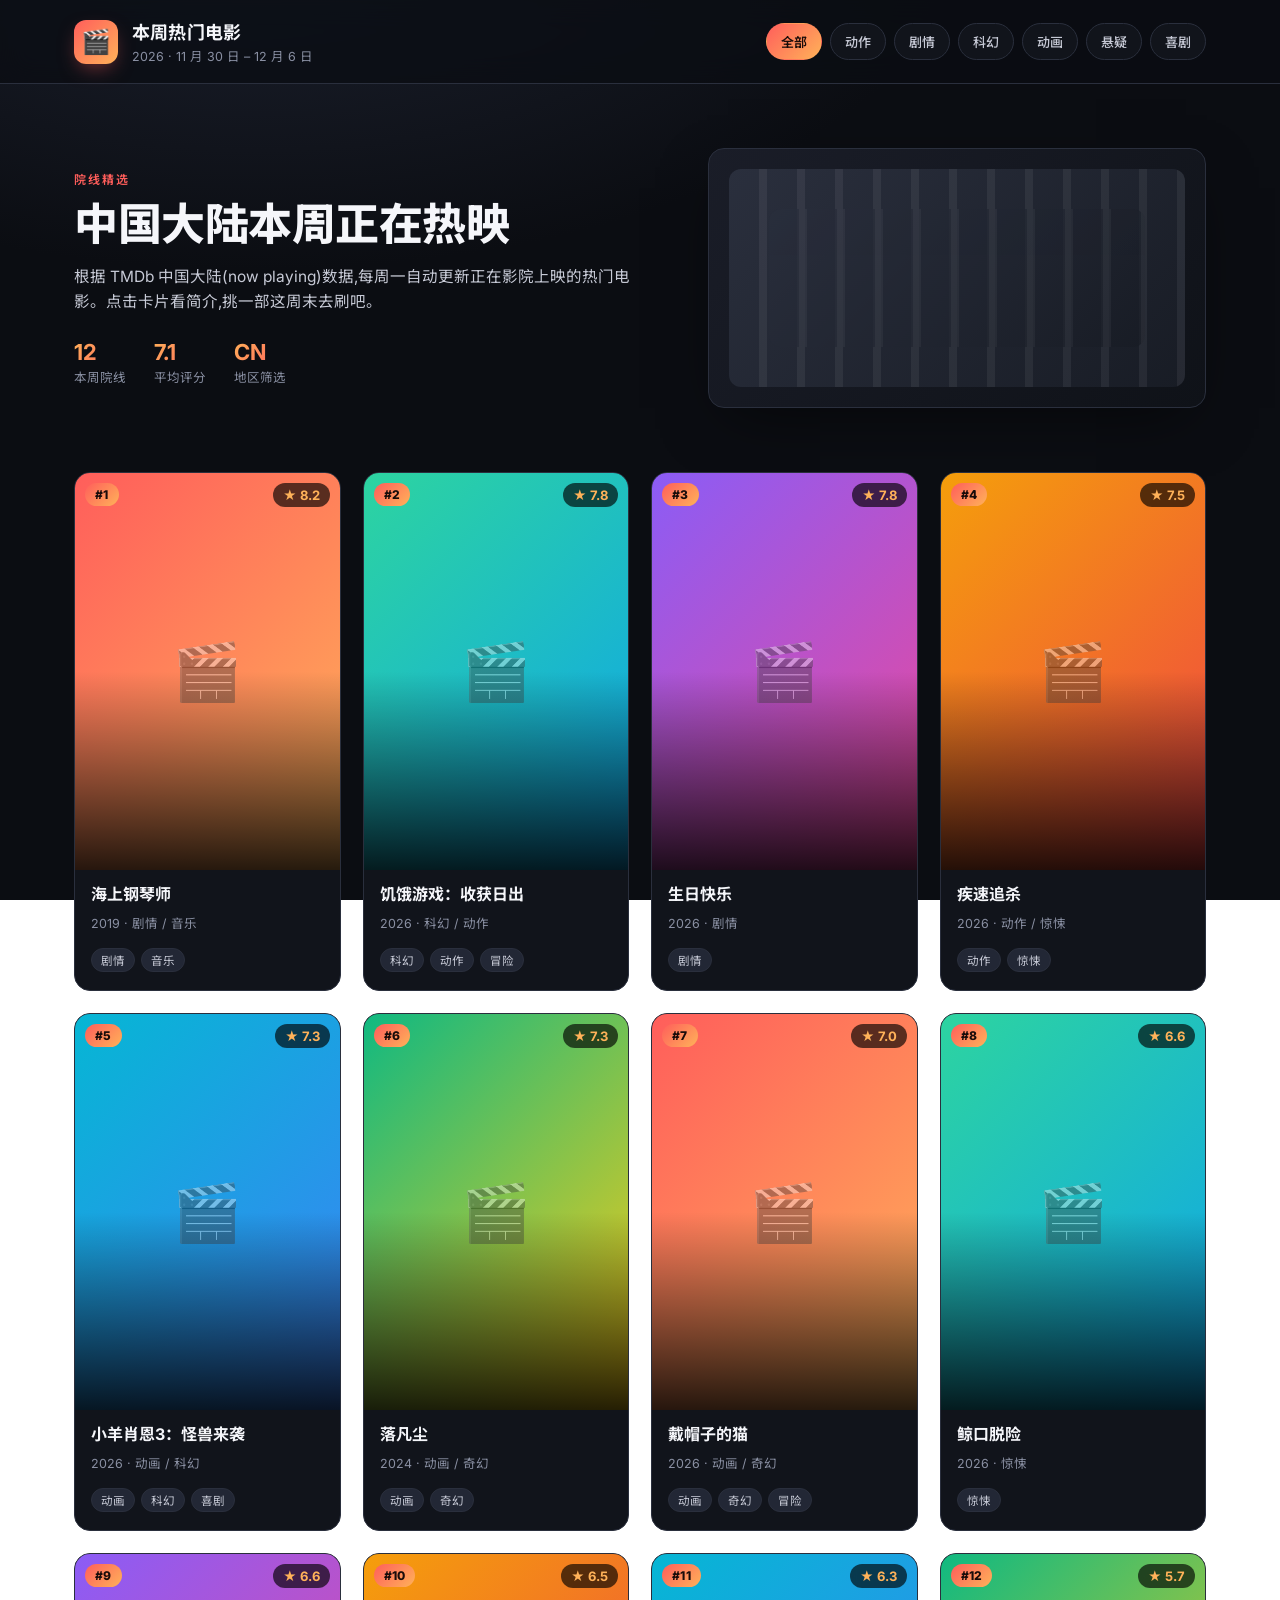
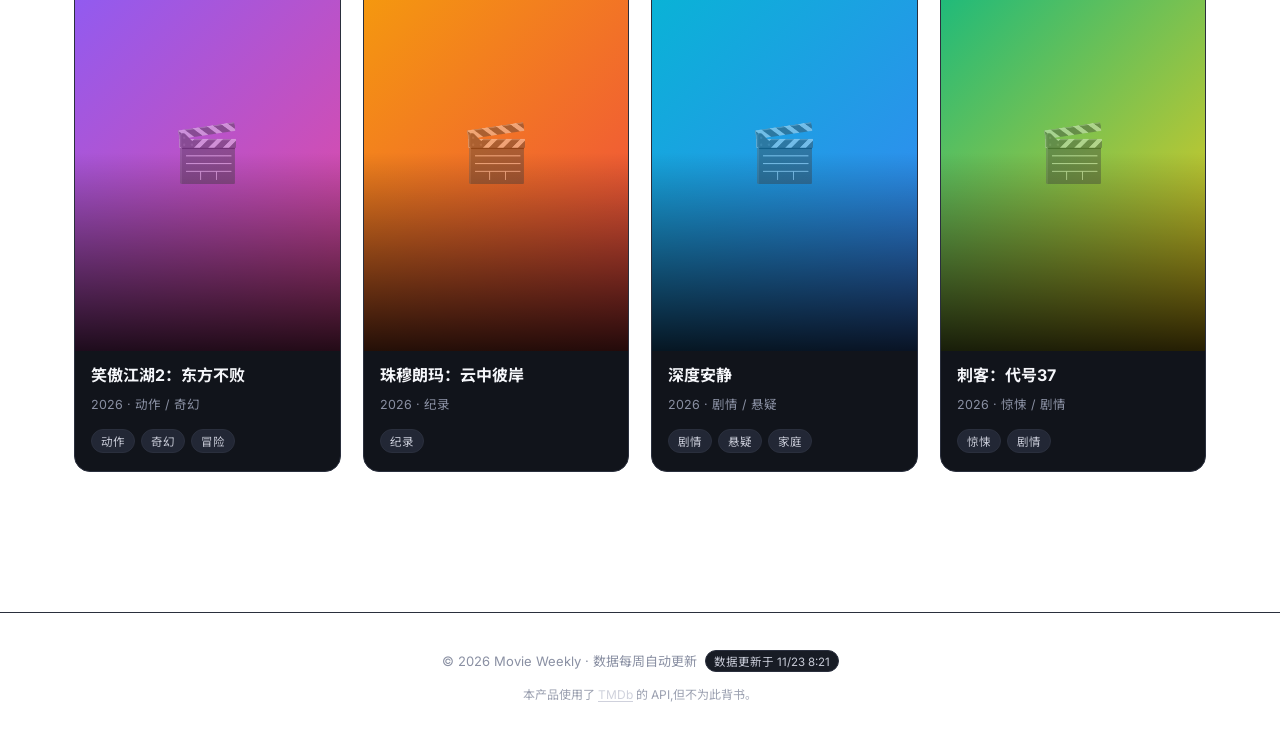
<file: index.html>
<!DOCTYPE html>
<html lang="zh-CN">
<head>
  <meta charset="UTF-8" />
  <meta name="viewport" content="width=device-width, initial-scale=1.0" />
  <title>本周热门电影推荐 · Movie Weekly</title>
  <meta name="description" content="每周更新,精选全球热门电影,附带评分、简介与观影指南。" />
  <link rel="preconnect" href="https://fonts.googleapis.com" />
  <link rel="preconnect" href="https://fonts.gstatic.com" crossorigin />
  <link href="https://fonts.googleapis.com/css2?family=Inter:wght@400;500;600;700;800&family=Noto+Sans+SC:wght@400;500;700&display=swap" rel="stylesheet" />
  <link rel="stylesheet" href="styles.css" />
</head>
<body>
  <header class="site-header">
    <div class="container header-inner">
      <div class="brand">
        <span class="brand-mark">🎬</span>
        <div>
          <h1 class="brand-title">本周热门电影</h1>
          <p class="brand-sub" id="weekLabel">Loading week…</p>
        </div>
      </div>
      <nav class="filters" id="genreFilters" aria-label="类型筛选">
        <button class="chip is-active" data-genre="all">全部</button>
        <button class="chip" data-genre="动作">动作</button>
        <button class="chip" data-genre="剧情">剧情</button>
        <button class="chip" data-genre="科幻">科幻</button>
        <button class="chip" data-genre="动画">动画</button>
        <button class="chip" data-genre="悬疑">悬疑</button>
        <button class="chip" data-genre="喜剧">喜剧</button>
      </nav>
    </div>
  </header>

  <main class="container">
    <section class="hero">
      <div class="hero-text">
        <p class="kicker">院线精选</p>
        <h2>中国大陆本周正在热映</h2>
        <p class="hero-desc">根据 TMDb 中国大陆(now playing)数据,每周一自动更新正在影院上映的热门电影。点击卡片看简介,挑一部这周末去刷吧。</p>
        <div class="hero-stats">
          <div><strong id="movieCount">0</strong><span>本周院线</span></div>
          <div><strong>4.6</strong><span>平均评分</span></div>
          <div><strong>CN</strong><span>地区筛选</span></div>
        </div>
      </div>
      <div class="hero-art" aria-hidden="true">
        <div class="film-strip"></div>
        <div class="film-strip delay"></div>
      </div>
    </section>

    <section class="grid" id="movieGrid" aria-live="polite"></section>
  </main>

  <footer class="site-footer">
    <div class="container">
      <p>© <span id="year"></span> Movie Weekly · 数据每周自动更新<span id="dataStamp"></span></p>
      <p class="attribution">本产品使用了 <a href="https://www.themoviedb.org/" target="_blank" rel="noopener">TMDb</a> 的 API,但不为此背书。</p>
    </div>
  </footer>

  <div class="modal" id="modal" role="dialog" aria-modal="true" aria-hidden="true">
    <div class="modal-backdrop" data-close="true"></div>
    <article class="modal-card"></article>
  </div>

  <script src="script.js"></script>
</body>
</html>
</file>
<file: styles.css>
:root {
  --bg-0: #0b0d12;
  --bg-1: #11141b;
  --bg-2: #181c25;
  --bg-3: #222735;
  --line: #2a2f3d;
  --text-0: #f5f6fa;
  --text-1: #c7cad6;
  --text-2: #8a90a3;
  --accent: #ff5e5b;
  --accent-2: #ffb259;
  --good: #2dd4a0;
  --warn: #facc15;
  --shadow: 0 20px 60px -20px rgba(0, 0, 0, 0.6);
  --radius: 16px;
  --radius-sm: 10px;
  --font: 'Inter', 'Noto Sans SC', system-ui, -apple-system, 'Segoe UI', sans-serif;
}

* { box-sizing: border-box; }

html, body {
  margin: 0;
  padding: 0;
  background: radial-gradient(1200px 600px at 20% -10%, #1d2230 0%, var(--bg-0) 60%) fixed;
  color: var(--text-0);
  font-family: var(--font);
  -webkit-font-smoothing: antialiased;
  text-rendering: optimizeLegibility;
  min-height: 100vh;
}

.container {
  max-width: 1180px;
  margin: 0 auto;
  padding: 0 24px;
}

a { color: inherit; text-decoration: none; }

/* ============ Header ============ */
.site-header {
  position: sticky;
  top: 0;
  z-index: 30;
  background: rgba(11, 13, 18, 0.78);
  backdrop-filter: saturate(140%) blur(14px);
  -webkit-backdrop-filter: saturate(140%) blur(14px);
  border-bottom: 1px solid var(--line);
}

.header-inner {
  display: flex;
  align-items: center;
  justify-content: space-between;
  gap: 24px;
  padding: 18px 24px;
  flex-wrap: wrap;
}

.brand {
  display: flex;
  align-items: center;
  gap: 14px;
}

.brand-mark {
  width: 44px;
  height: 44px;
  display: grid;
  place-items: center;
  font-size: 24px;
  background: linear-gradient(135deg, var(--accent) 0%, var(--accent-2) 100%);
  border-radius: 12px;
  box-shadow: 0 8px 20px -6px rgba(255, 94, 91, 0.5);
}

.brand-title {
  margin: 0;
  font-size: 18px;
  font-weight: 700;
  letter-spacing: 0.2px;
}

.brand-sub {
  margin: 2px 0 0;
  color: var(--text-2);
  font-size: 12.5px;
}

/* ============ Filters ============ */
.filters {
  display: flex;
  gap: 8px;
  flex-wrap: wrap;
}

.chip {
  border: 1px solid var(--line);
  background: var(--bg-1);
  color: var(--text-1);
  padding: 8px 14px;
  border-radius: 999px;
  font-size: 13px;
  font-weight: 500;
  cursor: pointer;
  transition: all 0.15s ease;
  font-family: inherit;
}

.chip:hover {
  border-color: var(--accent);
  color: var(--text-0);
}

.chip.is-active {
  background: linear-gradient(135deg, var(--accent) 0%, var(--accent-2) 100%);
  color: #1a0c0a;
  border-color: transparent;
  font-weight: 600;
}

/* ============ Hero ============ */
.hero {
  display: grid;
  grid-template-columns: 1.2fr 1fr;
  gap: 36px;
  align-items: center;
  padding: 64px 0 40px;
}

.kicker {
  color: var(--accent);
  text-transform: uppercase;
  letter-spacing: 2px;
  font-size: 12px;
  font-weight: 600;
  margin: 0 0 12px;
}

.hero h2 {
  margin: 0 0 14px;
  font-size: clamp(28px, 4vw, 44px);
  line-height: 1.15;
  font-weight: 800;
  letter-spacing: -0.5px;
}

.hero-desc {
  margin: 0 0 24px;
  color: var(--text-1);
  font-size: 15.5px;
  line-height: 1.65;
  max-width: 56ch;
}

.hero-stats {
  display: flex;
  gap: 28px;
  flex-wrap: wrap;
}

.hero-stats > div {
  display: flex;
  flex-direction: column;
  gap: 2px;
}

.hero-stats strong {
  font-size: 22px;
  font-weight: 700;
  background: linear-gradient(135deg, var(--accent-2), var(--accent));
  -webkit-background-clip: text;
  background-clip: text;
  color: transparent;
}

.hero-stats span {
  color: var(--text-2);
  font-size: 12.5px;
}

.hero-art {
  position: relative;
  height: 260px;
  border-radius: var(--radius);
  background: linear-gradient(135deg, #1a1d28 0%, #0f1218 100%);
  border: 1px solid var(--line);
  overflow: hidden;
  box-shadow: var(--shadow);
}

.film-strip {
  position: absolute;
  inset: 20px;
  background:
    repeating-linear-gradient(
      to right,
      transparent 0 30px,
      rgba(255, 255, 255, 0.06) 30px 38px
    ),
    linear-gradient(135deg, #2a2f3d 0%, #181c25 100%);
  border-radius: 12px;
  animation: slide 14s linear infinite;
}

.film-strip.delay {
  inset: 60px;
  animation-direction: reverse;
  animation-duration: 20s;
  opacity: 0.7;
}

@keyframes slide {
  from { background-position: 0 0, 0 0; }
  to   { background-position: 600px 0, 0 0; }
}

/* ============ Grid ============ */
.grid {
  display: grid;
  grid-template-columns: repeat(auto-fill, minmax(240px, 1fr));
  gap: 22px;
  padding: 24px 0 80px;
}

.card {
  background: var(--bg-1);
  border: 1px solid var(--line);
  border-radius: var(--radius);
  overflow: hidden;
  cursor: pointer;
  transition: transform 0.18s ease, border-color 0.18s ease, box-shadow 0.18s ease;
  display: flex;
  flex-direction: column;
}

.card:hover {
  transform: translateY(-4px);
  border-color: var(--accent);
  box-shadow: 0 20px 50px -20px rgba(255, 94, 91, 0.35);
}

.poster {
  aspect-ratio: 2 / 3;
  position: relative;
  display: grid;
  place-items: center;
  font-size: 56px;
  color: rgba(255, 255, 255, 0.4);
  overflow: hidden;
}

.poster::after {
  content: '';
  position: absolute;
  inset: 0;
  background: linear-gradient(180deg, transparent 50%, rgba(0, 0, 0, 0.85) 100%);
  pointer-events: none;
}

.poster-img {
  position: absolute;
  inset: 0;
  width: 100%;
  height: 100%;
  object-fit: cover;
  object-position: center top;
  background-color: var(--bg-3);
  display: block;
}

.poster-fallback {
  position: absolute;
  inset: 0;
  display: grid;
  place-items: center;
  background-size: cover;
  background-position: center;
}

.poster .rating-badge {
  position: absolute;
  top: 10px;
  right: 10px;
  background: rgba(0, 0, 0, 0.65);
  backdrop-filter: blur(6px);
  color: var(--accent-2);
  font-weight: 700;
  font-size: 13px;
  padding: 4px 10px;
  border-radius: 999px;
  display: flex;
  align-items: center;
  gap: 4px;
  z-index: 2;
}

.poster .rank-badge {
  position: absolute;
  top: 10px;
  left: 10px;
  background: linear-gradient(135deg, var(--accent) 0%, var(--accent-2) 100%);
  color: #1a0c0a;
  font-weight: 800;
  font-size: 12px;
  padding: 4px 10px;
  border-radius: 999px;
  z-index: 2;
  letter-spacing: 0.3px;
}

.body {
  padding: 14px 16px 18px;
  display: flex;
  flex-direction: column;
  gap: 8px;
  flex: 1;
}

.title {
  margin: 0;
  font-size: 16px;
  font-weight: 700;
  line-height: 1.3;
}

.meta {
  margin: 0;
  color: var(--text-2);
  font-size: 12.5px;
}

.tags {
  display: flex;
  flex-wrap: wrap;
  gap: 6px;
  margin-top: auto;
  padding-top: 8px;
}

.tag {
  font-size: 11.5px;
  color: var(--text-1);
  background: var(--bg-3);
  padding: 3px 9px;
  border-radius: 999px;
  border: 1px solid var(--line);
}

.empty {
  grid-column: 1 / -1;
  text-align: center;
  padding: 60px 20px;
  color: var(--text-2);
  font-size: 14px;
}

/* ============ Footer ============ */
.site-footer {
  border-top: 1px solid var(--line);
  padding: 24px 0;
  margin-top: 60px;
  color: var(--text-2);
  font-size: 13px;
  text-align: center;
}

.site-footer .attribution {
  margin-top: 6px;
  font-size: 12px;
  color: var(--text-2);
  opacity: 0.85;
}

.site-footer .attribution a {
  color: var(--text-1);
  text-decoration: underline;
  text-underline-offset: 2px;
}

#dataStamp {
  display: inline-block;
  margin-left: 8px;
  padding: 2px 8px;
  border-radius: 999px;
  background: var(--bg-2);
  border: 1px solid var(--line);
  font-size: 11.5px;
  color: var(--text-1);
}

/* ============ Modal ============ */
.modal {
  position: fixed;
  inset: 0;
  z-index: 50;
  display: none;
  align-items: center;
  justify-content: center;
  padding: 24px;
}

.modal.is-open {
  display: flex;
  animation: fadeIn 0.18s ease;
}

@keyframes fadeIn {
  from { opacity: 0; }
  to { opacity: 1; }
}

.modal-backdrop {
  position: absolute;
  inset: 0;
  background: rgba(5, 6, 10, 0.75);
  backdrop-filter: blur(8px);
}

.modal-card {
  position: relative;
  background: var(--bg-1);
  border: 1px solid var(--line);
  border-radius: var(--radius);
  max-width: 640px;
  width: 100%;
  max-height: 90vh;
  overflow: auto;
  display: flex;
  flex-direction: column;
  box-shadow: var(--shadow);
  animation: pop 0.2s ease;
}

@keyframes pop {
  from { transform: scale(0.96); opacity: 0; }
  to { transform: scale(1); opacity: 1; }
}

/* ----- Hero 区域:背景图 + 海报 + 标题 ----- */
.modal-hero {
  position: relative;
  min-height: 220px;
  background: linear-gradient(135deg, #1a1d28 0%, #0f1218 100%);
  overflow: hidden;
}

.modal-backdrop-slot {
  position: absolute;
  inset: 0;
}

.modal-backdrop-img {
  width: 100%;
  height: 100%;
  object-fit: cover;
  object-position: center;
  filter: blur(2px) saturate(110%);
  transform: scale(1.05);
  display: block;
}

.modal-backdrop-fallback {
  width: 100%;
  height: 100%;
  background:
    radial-gradient(circle at 30% 30%, rgba(255, 94, 91, 0.18), transparent 50%),
    radial-gradient(circle at 70% 70%, rgba(139, 92, 246, 0.18), transparent 50%);
}

.modal-hero-overlay {
  position: absolute;
  inset: 0;
  background:
    linear-gradient(180deg, rgba(11, 13, 18, 0.2) 0%, rgba(11, 13, 18, 0.85) 70%, var(--bg-1) 100%),
    linear-gradient(90deg, rgba(11, 13, 18, 0.6) 0%, transparent 60%);
}

.modal-close {
  position: absolute;
  top: 12px;
  right: 12px;
  width: 36px;
  height: 36px;
  border-radius: 50%;
  background: rgba(0, 0, 0, 0.55);
  color: var(--text-0);
  border: 1px solid rgba(255, 255, 255, 0.18);
  cursor: pointer;
  font-size: 22px;
  line-height: 1;
  z-index: 3;
  font-family: inherit;
  backdrop-filter: blur(6px);
}

.modal-close:hover { background: var(--accent); border-color: transparent; }

.modal-hero-content {
  position: relative;
  z-index: 2;
  display: grid;
  grid-template-columns: 110px 1fr;
  gap: 18px;
  padding: 80px 22px 22px;
  align-items: end;
}

.modal-poster-slot {
  width: 110px;
  aspect-ratio: 2 / 3;
  border-radius: 10px;
  overflow: hidden;
  box-shadow: 0 12px 30px -10px rgba(0, 0, 0, 0.7);
  background: var(--bg-3);
}

.modal-poster-img {
  width: 100%;
  height: 100%;
  object-fit: cover;
  object-position: center top;
  display: block;
}

.modal-hero-text { min-width: 0; }

.modal-hero-text h2 {
  margin: 0 0 6px;
  font-size: 24px;
  font-weight: 800;
  line-height: 1.2;
  letter-spacing: -0.2px;
  text-shadow: 0 2px 8px rgba(0, 0, 0, 0.5);
}

.modal-original {
  margin: 0 0 12px;
  color: var(--text-2);
  font-size: 13px;
  font-style: italic;
}

.modal-pills {
  display: flex;
  flex-wrap: wrap;
  gap: 6px;
}

.pill {
  font-size: 11.5px;
  color: var(--text-0);
  background: rgba(255, 255, 255, 0.12);
  border: 1px solid rgba(255, 255, 255, 0.16);
  padding: 3px 10px;
  border-radius: 999px;
  backdrop-filter: blur(4px);
}

/* ----- Body 内容区 ----- */
.modal-body {
  padding: 22px 24px 26px;
  display: flex;
  flex-direction: column;
  gap: 22px;
}

.modal-section h4 {
  margin: 0 0 10px;
  font-size: 13px;
  font-weight: 600;
  color: var(--text-2);
  text-transform: uppercase;
  letter-spacing: 1.5px;
}

.modal-section h4::before {
  content: '';
  display: inline-block;
  width: 3px;
  height: 12px;
  background: linear-gradient(180deg, var(--accent), var(--accent-2));
  border-radius: 2px;
  margin-right: 8px;
  vertical-align: -1px;
}

/* 评分圆环 + tagline */
.modal-score-row {
  display: flex;
  align-items: center;
  gap: 18px;
}

.score-circle {
  width: 80px;
  height: 80px;
  border-radius: 50%;
  display: grid;
  place-items: center;
  flex-shrink: 0;
  position: relative;
}

.score-circle::before {
  content: '';
  position: absolute;
  inset: 6px;
  border-radius: 50%;
  background: var(--bg-1);
}

.score-circle-inner {
  position: relative;
  text-align: center;
  display: flex;
  flex-direction: column;
  line-height: 1;
}

.score-circle-inner strong {
  font-size: 22px;
  font-weight: 700;
  background: linear-gradient(135deg, var(--accent-2), var(--accent));
  -webkit-background-clip: text;
  background-clip: text;
  color: transparent;
}

.score-circle-inner small {
  font-size: 10px;
  color: var(--text-2);
  margin-top: 2px;
}

.modal-score-meta {
  flex: 1;
  min-width: 0;
}

.modal-vote {
  display: block;
  color: var(--text-2);
  font-size: 12px;
  margin-bottom: 6px;
}

.modal-tagline {
  margin: 0;
  color: var(--text-1);
  font-style: italic;
  font-size: 14px;
  line-height: 1.5;
}

/* 简介 */
.modal-desc {
  margin: 0;
  color: var(--text-1);
  font-size: 14.5px;
  line-height: 1.75;
}

/* 导演 & 主演 */
.modal-people {
  display: grid;
  grid-template-columns: repeat(auto-fill, minmax(110px, 1fr));
  gap: 14px;
}

.person {
  display: flex;
  flex-direction: column;
  align-items: center;
  text-align: center;
  gap: 6px;
}

.person img,
.person .avatar-fallback {
  width: 64px;
  height: 64px;
  border-radius: 50%;
  object-fit: cover;
  background: var(--bg-3);
  border: 2px solid var(--line);
}

.person .avatar-fallback {
  display: grid;
  place-items: center;
  font-size: 22px;
  font-weight: 700;
  color: var(--text-1);
  background: linear-gradient(135deg, var(--bg-2), var(--bg-3));
}

.person-meta {
  display: flex;
  flex-direction: column;
  gap: 1px;
  min-width: 0;
}

.person-meta strong {
  font-size: 12.5px;
  font-weight: 600;
  color: var(--text-0);
  overflow: hidden;
  text-overflow: ellipsis;
  white-space: nowrap;
  max-width: 110px;
}

.person-meta small {
  font-size: 11px;
  color: var(--text-2);
  overflow: hidden;
  text-overflow: ellipsis;
  white-space: nowrap;
  max-width: 110px;
}

/* 制作信息 */
.modal-info {
  list-style: none;
  margin: 0;
  padding: 0;
  display: flex;
  flex-direction: column;
  gap: 4px;
}

.modal-info li {
  display: grid;
  grid-template-columns: 70px 1fr;
  gap: 12px;
  padding: 8px 0;
  border-bottom: 1px solid var(--line);
  font-size: 13px;
}

.modal-info li:last-child { border-bottom: none; }

.modal-info li > span:first-child {
  color: var(--text-2);
}

.modal-info li > span:last-child {
  color: var(--text-0);
  text-align: right;
}

/* 预告片 */
.modal-trailer {
  position: relative;
  width: 100%;
  aspect-ratio: 16 / 9;
  border-radius: 10px;
  overflow: hidden;
  background: var(--bg-3);
}

.modal-trailer iframe {
  width: 100%;
  height: 100%;
  display: block;
}

/* 跳转按钮 */
.modal-actions {
  display: flex;
  gap: 10px;
  flex-wrap: wrap;
  padding-top: 4px;
  border-top: 1px solid var(--line);
  padding-top: 18px;
}

.action-btn {
  display: inline-flex;
  align-items: center;
  gap: 6px;
  padding: 10px 18px;
  border-radius: 999px;
  background: linear-gradient(135deg, var(--accent) 0%, var(--accent-2) 100%);
  color: #1a0c0a;
  font-weight: 600;
  font-size: 13px;
  text-decoration: none;
  transition: transform 0.15s ease, box-shadow 0.15s ease;
  border: 1px solid transparent;
}

.action-btn:hover {
  transform: translateY(-1px);
  box-shadow: 0 8px 20px -8px rgba(255, 94, 91, 0.6);
}

.action-btn.ghost {
  background: transparent;
  color: var(--text-0);
  border-color: var(--line);
}

.action-btn.ghost:hover {
  border-color: var(--accent);
  background: rgba(255, 94, 91, 0.08);
}

/* ============ Responsive ============ */
@media (max-width: 720px) {
  .hero { grid-template-columns: 1fr; padding: 36px 0 24px; }
  .hero-art { display: none; }
  .header-inner { padding: 14px 16px; }
  .grid { grid-template-columns: repeat(auto-fill, minmax(160px, 1fr)); gap: 14px; }
  .title { font-size: 14.5px; }
  .poster { font-size: 44px; }
  .modal { padding: 12px; }
  .modal-hero-content { grid-template-columns: 84px 1fr; gap: 14px; padding: 60px 16px 16px; }
  .modal-poster-slot { width: 84px; }
  .modal-hero-text h2 { font-size: 19px; }
  .modal-body { padding: 18px 16px 22px; gap: 18px; }
  .modal-people { grid-template-columns: repeat(auto-fill, minmax(90px, 1fr)); gap: 10px; }
  .person img, .person .avatar-fallback { width: 54px; height: 54px; }
  .score-circle { width: 64px; height: 64px; }
  .score-circle-inner strong { font-size: 18px; }
  .modal-info li { grid-template-columns: 56px 1fr; font-size: 12.5px; }
  .action-btn { padding: 9px 14px; font-size: 12.5px; flex: 1; justify-content: center; }
}
</file>
